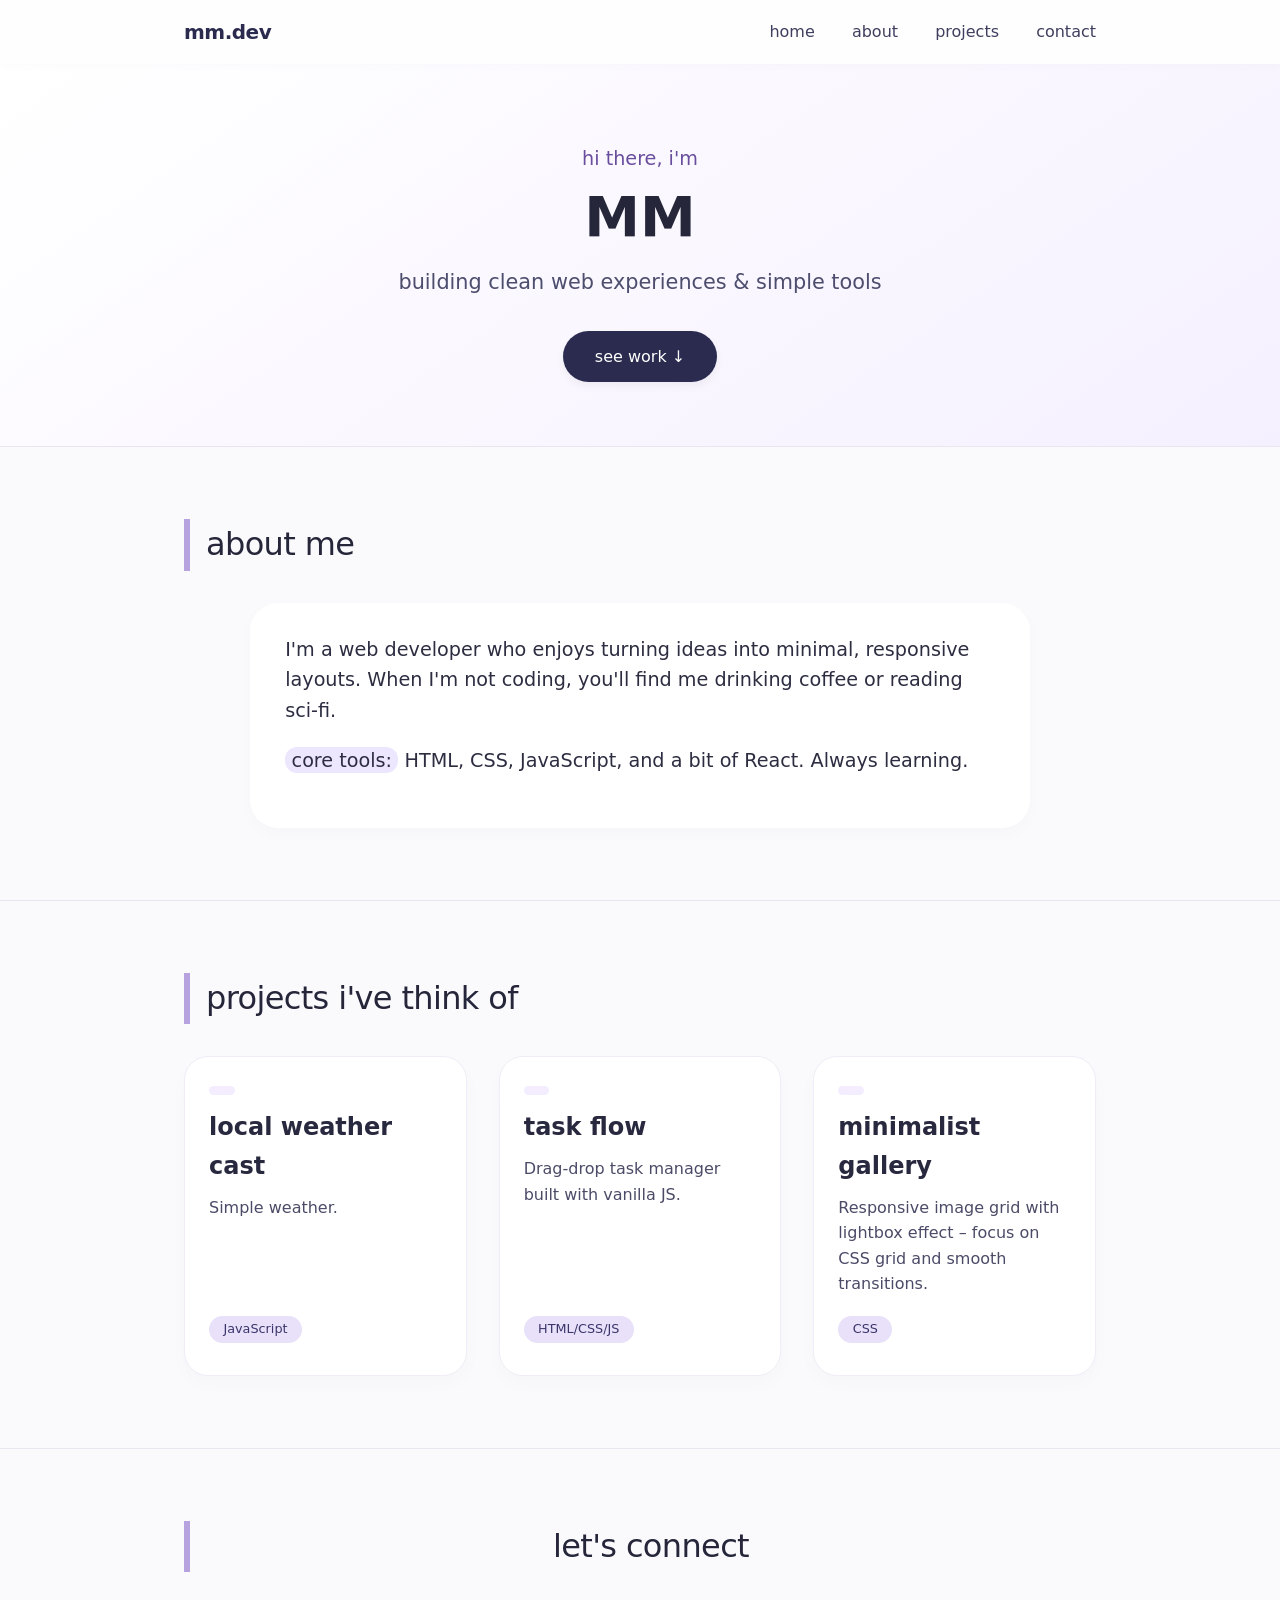
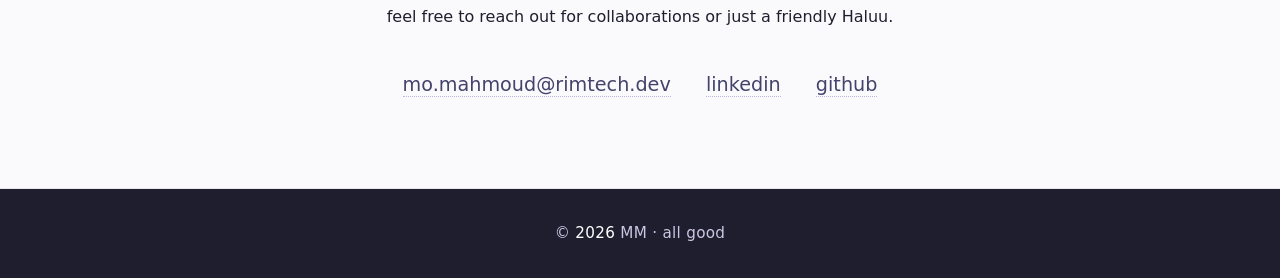
<file: index.html>
<!DOCTYPE html>
<html lang="en">
<head>
  <meta charset="UTF-8">
  <meta name="viewport" content="width=device-width, initial-scale=1.0">
  <title>MM · simple portfolio</title>
  <link rel="stylesheet" href="style.css">
</head>
<body>
  <header class="page-header">
    <div class="container header-flex">
      <span class="logo"> mm.dev</span>
      <nav class="navbar">
        <a href="#home">home</a>
        <a href="#about">about</a>
        <a href="#projects">projects</a>
        <a href="#contact">contact</a>
      </nav>
    </div>
  </header>

  <main>
    <section id="home" class="hero">
      <div class="container">
        <p class="hero-greeting">hi there, i'm</p>
        <h1 class="hero-name">MM</h1>
        <p class="hero-tagline">building clean web experiences & simple tools</p>
        <a href="#projects" class="btn">see work ↓</a>
      </div>
    </section>

    <section id="about" class="about">
      <div class="container">
        <h2>about me</h2>
        <div class="about-content">
          <p>I'm a web developer who enjoys turning ideas into minimal, responsive layouts. When I'm not coding, you'll find me drinking coffee or reading sci‑fi.</p>
          <p><span class="highlight">core tools:</span> HTML, CSS, JavaScript, and a bit of React. Always learning.</p>
        </div>
      </div>
    </section>

    <section id="projects" class="projects">
      <div class="container">
        <h2>projects i've think of</h2>
        <div class="project-grid">
          <article class="card">
            <div class="card-img placeholder"></div>
            <h3>local weather cast</h3>
            <p>Simple weather.</p>
            <span class="card-tag">JavaScript</span>
          </article>
          <article class="card">
            <div class="card-img placeholder"></div>
            <h3>task flow</h3>
            <p>Drag‑drop task manager built with vanilla JS.</p>
            <span class="card-tag">HTML/CSS/JS</span>
          </article>
          <article class="card">
            <div class="card-img placeholder"></div>
            <h3>minimalist gallery</h3>
            <p>Responsive image grid with lightbox effect – focus on CSS grid and smooth transitions.</p>
            <span class="card-tag">CSS</span>
          </article>
        </div>
      </div>
    </section>

    <section id="contact" class="contact">
      <div class="container">
        <h2>let's connect</h2>
        <p>feel free to reach out for collaborations or just a friendly Haluu.</p>
        <ul class="contact-list">
          <li><a href="mailto:mo.mahmoud@rimtech.dev">mo.mahmoud@rimtech.dev</a></li>
          <li><a href="#">linkedin</a></li>
          <li><a href="#">github</a></li>
        </ul>
      </div>
    </section>
  </main>

  <footer class="page-footer">
    <div class="container">
      <p>© <span id="current-year"></span> MM · all good</p>
    </div>
  </footer>

  <script src="script.js"></script>
</body>
</html>
</file>
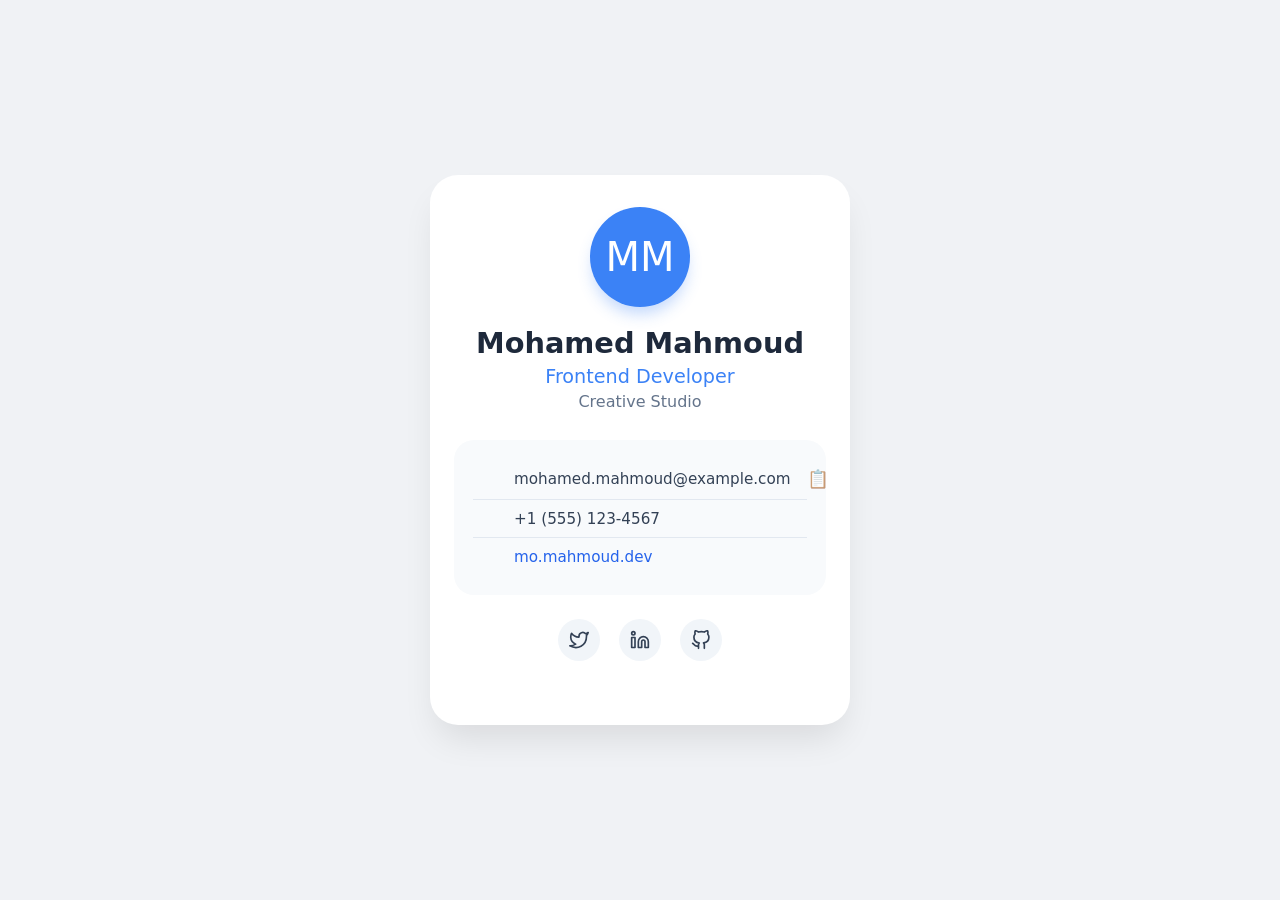
<file: Business Card/index.html>
<!DOCTYPE html>
<html lang="en">
<head>
  <meta charset="UTF-8">
  <meta name="viewport" content="width=device-width, initial-scale=1.0">
  <title>Business Card</title>
  <link rel="stylesheet" href="style.css">
</head>
<body>
  <div class="card">
    <div class="avatar">MM</div>
    
    <h1 class="name">Mohamed Mahmoud</h1>
    <p class="title">Frontend Developer</p>
    <p class="company">Creative Studio</p>
    
    <div class="contact">
      <div class="contact-item">
        <span class="emoji"></span>
        <span class="email-text">mohamed.mahmoud@example.com</span>
        <button class="copy-btn" data-email="mohamed.mahmoud@example.com" title="Copy email">📋</button>
      </div>
      <div class="contact-item">
        <span class="emoji"></span>
        <span>+1 (555) 123-4567</span>
      </div>
      <div class="contact-item">
        <span class="emoji"></span>
        <a href="https://mohamed.mahmoud.dev" target="_blank">mo.mahmoud.dev</a>
      </div>
    </div>
    
    <div class="social">
      <a href="#" class="social-link" title="Twitter" aria-label="Twitter">
        <svg xmlns="http://www.w3.org/2000/svg" width="20" height="20" viewBox="0 0 24 24" fill="none" stroke="currentColor" stroke-width="2" stroke-linecap="round" stroke-linejoin="round">
          <path d="M23 3a10.9 10.9 0 0 1-3.14 1.53 4.48 4.48 0 0 0-7.86 3v1A10.66 10.66 0 0 1 3 4s-4 9 5 13a11.64 11.64 0 0 1-7 2c9 5 20 0 20-11.5a4.5 4.5 0 0 0-.08-.83A7.72 7.72 0 0 0 23 3z"/>
        </svg>
      </a>
      <a href="#" class="social-link" title="LinkedIn" aria-label="LinkedIn">
        <svg xmlns="http://www.w3.org/2000/svg" width="20" height="20" viewBox="0 0 24 24" fill="none" stroke="currentColor" stroke-width="2" stroke-linecap="round" stroke-linejoin="round">
          <path d="M16 8a6 6 0 0 1 6 6v7h-4v-7a2 2 0 0 0-2-2 2 2 0 0 0-2 2v7h-4v-7a6 6 0 0 1 6-6z"/>
          <rect x="2" y="9" width="4" height="12"/>
          <circle cx="4" cy="4" r="2"/>
        </svg>
      </a>
      <a href="#" class="social-link" title="GitHub" aria-label="GitHub">
        <svg xmlns="http://www.w3.org/2000/svg" width="20" height="20" viewBox="0 0 24 24" fill="none" stroke="currentColor" stroke-width="2" stroke-linecap="round" stroke-linejoin="round">
          <path d="M9 19c-5 1.5-5-2.5-7-3m14 6v-3.87a3.37 3.37 0 0 0-.94-2.61c3.14-.35 6.44-1.54 6.44-7A5.44 5.44 0 0 0 20 4.77 5.07 5.07 0 0 0 19.91 1S18.73.65 16 2.48a13.38 13.38 0 0 0-7 0C6.27.65 5.09 1 5.09 1A5.07 5.07 0 0 0 5 4.77a5.44 5.44 0 0 0-1.5 3.78c0 5.42 3.3 6.61 6.44 7A3.37 3.37 0 0 0 9 18.13V22"/>
        </svg>
      </a>
    </div>
    
    <p class="copy-feedback" id="copyFeedback"></p>
  </div>
  
  <script src="script.js"></script>
</body>
</html>
</file>
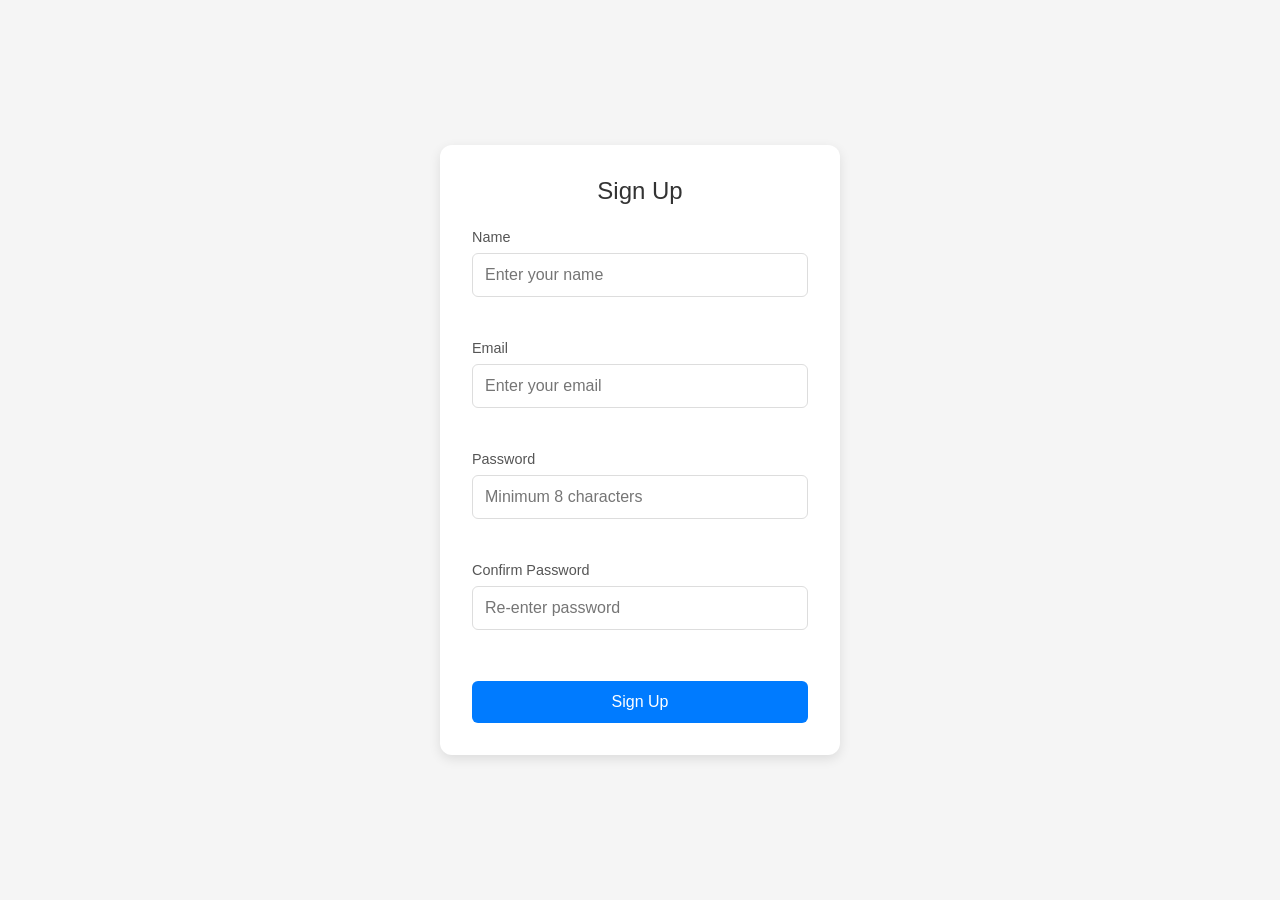
<file: Signup Form/index.html>
<!DOCTYPE html>
<html lang="en">
<head>
  <meta charset="UTF-8">
  <meta name="viewport" content="width=device-width, initial-scale=1.0">
  <title>Signup Form</title>
  <link rel="stylesheet" href="styles.css">
</head>
<body>
  <div class="container">
    <form id="signupForm" novalidate>
      <h2>Sign Up</h2>
      <div class="form-group">
        <label for="name">Name</label>
        <input type="text" id="name" name="name" placeholder="Enter your name">
        <div class="error-message" id="nameError"></div>
      </div>
      <div class="form-group">
        <label for="email">Email</label>
        <input type="email" id="email" name="email" placeholder="Enter your email">
        <div class="error-message" id="emailError"></div>
      </div>
      <div class="form-group">
        <label for="password">Password</label>
        <input type="password" id="password" name="password" placeholder="Minimum 8 characters">
        <div class="error-message" id="passwordError"></div>
      </div>
      <div class="form-group">
        <label for="confirmPassword">Confirm Password</label>
        <input type="password" id="confirmPassword" name="confirmPassword" placeholder="Re-enter password">
        <div class="error-message" id="confirmPasswordError"></div>
      </div>
      <button type="submit">Sign Up</button>
    </form>
  </div>
  <script src="script.js"></script>
</body>
</html>
</file>
<file: style.css>
/* style.css – clean, minimal, responsive */
* {
  margin: 0;
  padding: 0;
  box-sizing: border-box;
}

body {
  font-family: system-ui, -apple-system, 'Segoe UI', Roboto, 'Helvetica Neue', sans-serif;
  line-height: 1.6;
  color: #1e1e2f;
  background: #faf9fc;
  scroll-behavior: smooth;
}

.container {
  max-width: 960px;
  margin: 0 auto;
  padding: 0 1.5rem;
}

/* header */
.page-header {
  background: white;
  padding: 1rem 0;
  box-shadow: 0 2px 10px rgba(0,0,0,0.02);
  position: sticky;
  top: 0;
  backdrop-filter: blur(4px);
  background: rgba(255, 255, 255, 0.8);
  z-index: 10;
}

.header-flex {
  display: flex;
  justify-content: space-between;
  align-items: center;
  flex-wrap: wrap;
}

.logo {
  font-weight: 600;
  font-size: 1.25rem;
  letter-spacing: -0.5px;
  color: #2b2b4f;
}

.navbar a {
  margin-left: 2rem;
  text-decoration: none;
  color: #3e3e5e;
  font-weight: 500;
  font-size: 1rem;
  transition: color 0.15s;
}

.navbar a:hover {
  color: #8860d0;
}

/* sections general */
section {
  padding: 4.5rem 0;
  border-bottom: 1px solid #eae6f0;
}

h2 {
  font-size: 2rem;
  font-weight: 500;
  margin-bottom: 2rem;
  color: #26263b;
  letter-spacing: -0.02em;
  border-left: 6px solid #b7a2e0;
  padding-left: 1rem;
}

/* hero */
.hero {
  padding: 5rem 0 4rem;
  text-align: center;
  background: linear-gradient(145deg, #ffffff 0%, #f5f0ff 100%);
}

.hero-greeting {
  font-size: 1.2rem;
  color: #6a4e9e;
  margin-bottom: 0.5rem;
}

.hero-name {
  font-size: 3.5rem;
  font-weight: 600;
  color: #26263b;
  line-height: 1.2;
}

.hero-tagline {
  font-size: 1.3rem;
  color: #4d4d6e;
  max-width: 550px;
  margin: 1rem auto 2rem;
}

.btn {
  display: inline-block;
  background: #2b2b4f;
  color: white;
  text-decoration: none;
  padding: 0.8rem 2rem;
  border-radius: 40px;
  font-weight: 500;
  transition: background 0.2s, transform 0.1s;
  box-shadow: 0 4px 8px rgba(0,0,0,0.05);
}

.btn:hover {
  background: #45457a;
  transform: scale(1.02);
}

/* about */
.about-content {
  background: white;
  padding: 2rem 2.2rem;
  border-radius: 28px;
  box-shadow: 0 6px 18px rgba(0,0,0,0.02);
  font-size: 1.2rem;
  max-width: 780px;
  margin: 0 auto;
  color: #2d2d42;
}

.about-content p {
  margin-bottom: 1.2rem;
}

.highlight {
  background: #ede6ff;
  padding: 0.1rem 0.4rem;
  border-radius: 12px;
  font-weight: 500;
}

/* projects grid */
.project-grid {
  display: grid;
  grid-template-columns: repeat(auto-fit, minmax(250px, 1fr));
  gap: 2rem;
  margin-top: 2rem;
}

.card {
  background: white;
  border-radius: 24px;
  padding: 1.8rem 1.5rem 2rem;
  box-shadow: 0 8px 20px rgba(0,0,0,0.02);
  transition: all 0.2s ease;
  border: 1px solid #f1ecf7;
  display: flex;
  flex-direction: column;
}

.card:hover {
  transform: translateY(-6px);
  box-shadow: 0 16px 30px rgba(136, 96, 208, 0.08);
  border-color: #d9ccf0;
}

.card-img {
  font-size: 3.8rem;
  line-height: 1;
  margin-bottom: 0.8rem;
  background: #f3edff;
  width: fit-content;
  padding: 0.3rem 0.8rem;
  border-radius: 60px;
}

.card h3 {
  font-size: 1.5rem;
  font-weight: 550;
  margin-bottom: 0.6rem;
  color: #28283f;
}

.card p {
  color: #4b4b68;
  margin-bottom: 1.2rem;
  flex: 1;
}

.card-tag {
  background: #e8e1f9;
  color: #3c356b;
  padding: 0.2rem 0.9rem;
  border-radius: 30px;
  font-size: 0.8rem;
  font-weight: 500;
  align-self: flex-start;
}

/* contact */
.contact {
  text-align: center;
  background: #faf9fc;
}

.contact-list {
  list-style: none;
  display: flex;
  flex-wrap: wrap;
  justify-content: center;
  gap: 2.2rem;
  margin: 2.5rem 0 1rem;
  font-size: 1.2rem;
}

.contact-list li a {
  text-decoration: none;
  color: #43436b;
  border-bottom: 1px dotted #c2b2e0;
  font-weight: 450;
}

.contact-list li a:hover {
  color: #6a4e9e;
  border-bottom: 2px solid #8860d0;
}

/* footer */
.page-footer {
  background: #1e1e2f;
  color: #cdc6e3;
  text-align: center;
  padding: 2rem 0;
  font-size: 0.95rem;
  letter-spacing: 0.3px;
}

.page-footer span {
  font-weight: 500;
  color: white;
}

/* small adjustments */
@media (max-width: 600px) {
  .header-flex {
    flex-direction: column;
    gap: 0.5rem;
  }
  .navbar a {
    margin: 0 0.8rem;
  }
  .hero-name {
    font-size: 2.5rem;
  }
  .contact-list {
    flex-direction: column;
    gap: 1rem;
  }
  h2 {
    font-size: 1.8rem;
  }
}
</file>
<file: Business Card/style.css>
* {
  margin: 0;
  padding: 0;
  box-sizing: border-box;
}

body {
  font-family: system-ui, -apple-system, 'Segoe UI', Roboto, sans-serif;
  background: #f0f2f5;
  display: flex;
  justify-content: center;
  align-items: center;
  min-height: 100vh;
  margin: 0;
  padding: 1rem;
}

.card {
  background: white;
  max-width: 420px;
  width: 100%;
  padding: 2rem 1.5rem;
  border-radius: 28px;
  box-shadow: 0 20px 35px -8px rgba(0, 0, 0, 0.1);
  text-align: center;
  transition: transform 0.2s ease;
}

.card:hover {
  transform: translateY(-5px);
}

.avatar {
  width: 100px;
  height: 100px;
  background: #3b82f6;
  color: white;
  font-size: 2.5rem;
  font-weight: 500;
  display: flex;
  align-items: center;
  justify-content: center;
  border-radius: 50%;
  margin: 0 auto 1.2rem;
  box-shadow: 0 10px 15px -3px rgba(59, 130, 246, 0.3);
}

.name {
  font-size: 1.8rem;
  font-weight: 600;
  color: #1e293b;
  margin-bottom: 0.3rem;
}

.title {
  font-size: 1.2rem;
  color: #3b82f6;
  font-weight: 500;
  margin-bottom: 0.25rem;
}

.company {
  color: #64748b;
  font-size: 1rem;
  margin-bottom: 1.8rem;
}

.contact {
  text-align: left;
  background: #f8fafc;
  padding: 1.2rem;
  border-radius: 20px;
  margin-bottom: 1.5rem;
}

.contact-item {
  display: flex;
  align-items: center;
  gap: 0.75rem;
  padding: 0.6rem 0;
  border-bottom: 1px solid #e2e8f0;
  font-size: 0.95rem;
  color: #334155;
}

.contact-item:last-child {
  border-bottom: none;
}

.emoji {
  font-size: 1.2rem;
  min-width: 1.8rem;
}

.copy-btn {
  background: none;
  border: none;
  font-size: 1.1rem;
  cursor: pointer;
  margin-left: auto;
  padding: 0 0.3rem;
  opacity: 0.7;
  transition: opacity 0.15s;
}

.copy-btn:hover {
  opacity: 1;
}

a {
  color: #2563eb;
  text-decoration: none;
}

a:hover {
  text-decoration: underline;
}

.social {
  display: flex;
  justify-content: center;
  gap: 1.2rem;
  margin: 1.2rem 0 0.5rem;
}

.social-link {
  background: #f1f5f9;
  width: 42px;
  height: 42px;
  border-radius: 50%;
  display: flex;
  align-items: center;
  justify-content: center;
  font-size: 1.5rem;
  color: #334155;
  transition: background 0.15s, color 0.15s;
}

.social-link:hover {
  background: #3b82f6;
  color: white;
  text-decoration: none;
}

.copy-feedback {
  font-size: 0.85rem;
  color: #10b981;
  min-height: 1.5rem;
  margin-top: 0.5rem;
  transition: opacity 0.2s;
}
</file>
<file: Signup Form/styles.css>
* {
  margin: 0;
  padding: 0;
  box-sizing: border-box;
}

body {
  font-family: -apple-system, BlinkMacSystemFont, 'Segoe UI', Roboto, Oxygen, Ubuntu, sans-serif;
  background: #f5f5f5;
  display: flex;
  justify-content: center;
  align-items: center;
  min-height: 100vh;
  margin: 0;
  padding: 1rem;
}

.container {
  width: 100%;
  max-width: 400px;
}

form {
  background: white;
  padding: 2rem;
  border-radius: 12px;
  box-shadow: 0 4px 12px rgba(0, 0, 0, 0.1);
}

h2 {
  text-align: center;
  margin-bottom: 1.5rem;
  color: #333;
  font-weight: 500;
}

.form-group {
  margin-bottom: 1.25rem;
}

label {
  display: block;
  margin-bottom: 0.5rem;
  color: #555;
  font-size: 0.9rem;
  font-weight: 500;
}

input {
  width: 100%;
  padding: 0.75rem;
  border: 1px solid #ddd;
  border-radius: 6px;
  font-size: 1rem;
  transition: border-color 0.2s;
}

input:focus {
  outline: none;
  border-color: #007bff;
}

.error-message {
  color: #dc3545;
  font-size: 0.8rem;
  margin-top: 0.25rem;
  min-height: 1.2rem; /* Reserve space to avoid layout shift */
}

button {
  width: 100%;
  padding: 0.75rem;
  background: #007bff;
  color: white;
  border: none;
  border-radius: 6px;
  font-size: 1rem;
  font-weight: 500;
  cursor: pointer;
  transition: background 0.2s;
  margin-top: 0.5rem;
}

button:hover {
  background: #0056b3;
}

/* Responsive adjustments */
@media (max-width: 480px) {
  form {
    padding: 1.5rem;
  }
}
</file>
